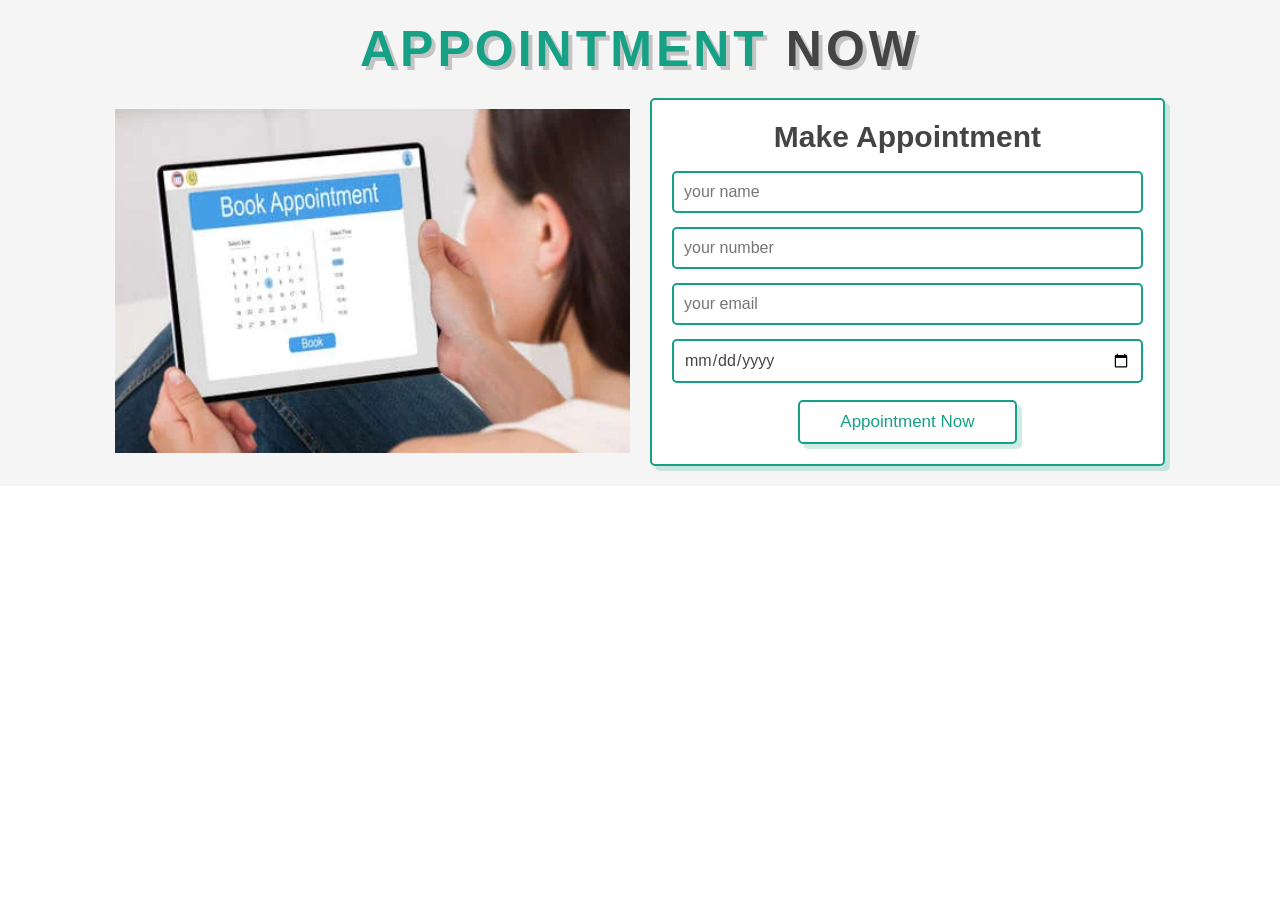
<file: appointment.html>
<!DOCTYPE html>
<html lang="en">
<head>
    <meta charset="UTF-8">
    <meta name="viewport" content="width=device-width, initial-scale=1.0">
    <title>Appointment</title>
</head>
<body>
<style>
    .appointment .row{
    display: flex;
    align-items: center;
    flex-wrap: wrap;
    gap:2rem;
}
 
.appointment .row .image{
    flex:1 1 45rem;
}

.appointment .row .image img{
    width: 100%;
}

.appointment .row form{
    flex:1 1 45rem;
    background: #fff;
    border:var(--border);
    box-shadow: var(--box-shadow);
    text-align: center;
    padding: 2rem;
    border-radius: .5rem;
}
.appointment .row form .message{
    margin-bottom: 2rem;
    border-radius: .5rem;
    padding: 1.5rem 1rem;
    font-size: 1.7rem;
    text-align: center;

}
.appointment .row form h3{
    color:var(--black);
    padding-bottom: 1rem;
    font-size: 3rem;
}

.appointment .row form .box{
    width: 100%;
    margin:.7rem 0;
    border-radius: .5rem;
    border:var(--border);
    font-size: 1.6rem;
    color: var(--black);
    text-transform: none;
    padding: 1rem;
}

.appointment .row form .btn{
    padding:1rem 4rem;
}
@import url('https://fonts.googleapis.com/css2?family=Poppins:wght@100;200;300;400;500;600;700&display=swap');

:root{
    --green:#16a085;
    --black:#444;
    --light-color:#111;
    --box-shadow:.5rem .5rem 0 rgba(22, 160, 133, .2);
    --text-shadow:.4rem .4rem 0 rgba(0, 0, 0, .2);
    --border:.2rem solid var(--green);
}

*{
    font-family: 'Poppins', sans-serif;
    margin:0; padding: 0;
    box-sizing: border-box;
    outline: none; border: none;
    text-transform: capitalize;
    transition: all .2s ease-out;
    text-decoration: none;
}

html{
    font-size: 62.5%;
    overflow-x: hidden;
    scroll-padding-top: 7rem;
    scroll-behavior: smooth;
}

section{
    padding:2rem 9%;
}

section:nth-child(even){
    background: #f5f5f5;
}

.heading{
    text-align: center;
    padding-bottom: 2rem;
    text-shadow: var(--text-shadow);
    text-transform: uppercase;
    color:var(--black);
    font-size: 5rem;
    letter-spacing: .4rem;
}

.heading span{
    text-transform: uppercase;
    color:var(--green);
}

.btn{
    display: inline-block;
    margin-top: 1rem;
    padding: .5rem;
    padding-left: 1rem;
    border:var(--border);
    border-radius: .5rem;
    box-shadow: var(--box-shadow);
    color:var(--green);
    cursor: pointer;
    font-size: 1.7rem;
    background: #fff;
}

.btn span{
    padding:.7rem 1rem;
    border-radius: .5rem;
    background: var(--green);
    color:#fff;
    margin-left: .5rem;
}

.btn:hover{
    background: var(--green);
    color:#fff;
}

.btn:hover span{
    color: var(--green);
    background:#fff;
    margin-left: 1rem;
}

.header{
    padding:2rem 9%;
    position: fixed;
    top:0; left: 0; right: 0;
    z-index: 1000;
    box-shadow: 0 .5rem 1.5rem rgba(0, 0, 0, .1);
    display: flex;
    align-items: center;
    justify-content: space-between;
    background: #33d9b2;
}

.header .logo{
    font-size: 2.5rem;
    color: var(--black);
}

.header .logo i{
    color: #c0392b;
}

.header .navbar a{
    font-size: 1.7rem;
    color: var(--light-color);
    margin-left: 2rem;
}

.header .navbar a:hover{
    color:red;
}

#menu-btn{
    font-size: 2.5rem;
    border-radius: .5rem;
    background: var(--green);
    color:#fff;
    padding: 1rem 1.5rem;
    cursor: pointer;
    display: none;
}
</style>

<!-- appointmenting section starts   -->

<section class="appointment" id="appointment">

    <h1 class="heading"> <span>appointment</span> now </h1>    

    <div class="row">

        <div class="image">
            <img src="img.jpg">
        </div>

        <form action="<?php echo $_SERVER['PHP_SELF'];?>" method="post">
      
            <h3>make appointment</h3>
            <input type="text"name="name" placeholder="your name" class="box">
            <input type="number"name="number" placeholder="your number" class="box">
            <input type="email"name="email" placeholder="your email" class="box">
            <input type="date"name="date" class="box">
            <input type="submit" name="submit" value="appointment now" class="btn">
        </form>

    </div>

</section>
<!-- appointmenting section ends -->
</body>
</html>
</file>
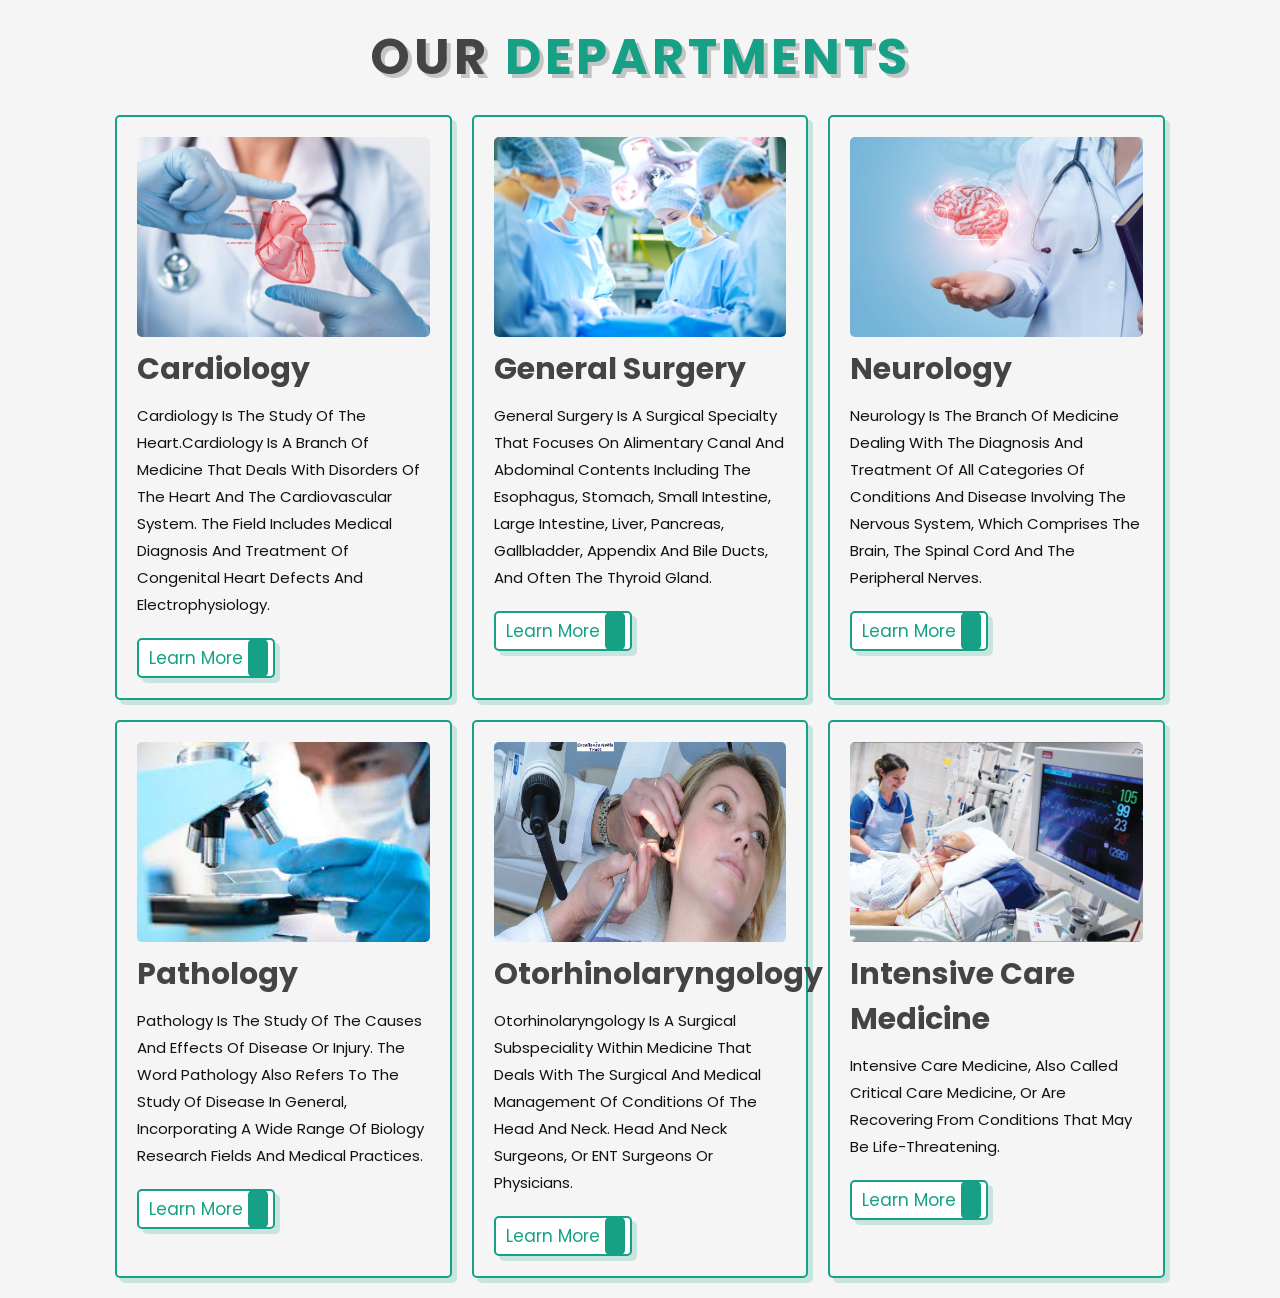
<file: Department.html>
<!DOCTYPE html>
<html lang="en">
<head>
    <meta charset="UTF-8">
    <meta name="viewport" content="width=device-width, initial-scale=1.0">
    <title>Departments</title>
</head>
<body>
<style>
@import url('https://fonts.googleapis.com/css2?family=Poppins:wght@100;200;300;400;500;600;700&display=swap');

:root{
    --green:#16a085;
    --black:#444;
    --light-color:#111;
    --box-shadow:.5rem .5rem 0 rgba(22, 160, 133, .2);
    --text-shadow:.4rem .4rem 0 rgba(0, 0, 0, .2);
    --border:.2rem solid var(--green);
}

*{
    font-family: 'Poppins', sans-serif;
    margin:0; padding: 0;
    box-sizing: border-box;
    outline: none; border: none;
    text-transform: capitalize;
    transition: all .2s ease-out;
    text-decoration: none;
}

html{
    font-size: 62.5%;
    overflow-x: hidden;
    scroll-padding-top: 7rem;
    scroll-behavior: smooth;
}

section{
    padding:2rem 9%;
}

section:nth-child(even){
    background: #f5f5f5;
}

.heading{
    text-align: center;
    padding-bottom: 2rem;
    text-shadow: var(--text-shadow);
    text-transform: uppercase;
    color:var(--black);
    font-size: 5rem;
    letter-spacing: .4rem;
}

.heading span{
    text-transform: uppercase;
    color:var(--green);
}

.btn{
    display: inline-block;
    margin-top: 1rem;
    padding: .5rem;
    padding-left: 1rem;
    border:var(--border);
    border-radius: .5rem;
    box-shadow: var(--box-shadow);
    color:var(--green);
    cursor: pointer;
    font-size: 1.7rem;
    background: #fff;
}

.btn span{
    padding:.7rem 1rem;
    border-radius: .5rem;
    background: var(--green);
    color:#fff;
    margin-left: .5rem;
}

.btn:hover{
    background: var(--green);
    color:#fff;
}

.btn:hover span{
    color: var(--green);
    background:#fff;
    margin-left: 1rem;
}

.header{
    padding:2rem 9%;
    position: fixed;
    top:0; left: 0; right: 0;
    z-index: 1000;
    box-shadow: 0 .5rem 1.5rem rgba(0, 0, 0, .1);
    display: flex;
    align-items: center;
    justify-content: space-between;
    background: #33d9b2;
}

.header .logo{
    font-size: 2.5rem;
    color: var(--black);
}

.header .logo i{
    color: #c0392b;
}

.header .navbar a{
    font-size: 1.7rem;
    color: var(--light-color);
    margin-left: 2rem;
}

.header .navbar a:hover{
    color:red;
}

#menu-btn{
    font-size: 2.5rem;
    border-radius: .5rem;
    background: var(--green);
    color:#fff;
    padding: 1rem 1.5rem;
    cursor: pointer;
    display: none;
}
.blogs .box-container{
    display: grid;
    grid-template-columns: repeat(auto-fit, minmax(30rem, 1fr));
    gap:2rem;
}

.blogs .box-container .box{
    border:var(--border);
    box-shadow: var(--box-shadow);
    border-radius: .5rem;
    padding: 2rem;
}

.blogs .box-container .box .image{
    height: 20rem;
    overflow:hidden;
    border-radius: .5rem;
}

.blogs .box-container .box .image img{
    height: 100%;
    width: 100%;
    object-fit: cover;
}

.blogs .box-container .box:hover .image img{
    transform:scale(1.2);
}

.blogs .box-container .box .content{
    padding-top: 1rem;
}

.blogs .box-container .box .content .icon{
    padding: 1rem 0;
    display: flex;
    align-items: center;
    justify-content: space-between;
}

.blogs .box-container .box .content .icon a{
    font-size: 1.4rem;
    color: var(--light-color);
}

.blogs .box-container .box .content .icon a:hover{
    color:var(--green);
}

.blogs .box-container .box .content .icon a i{
    padding-right: .5rem;
    color: var(--green);
}

.blogs .box-container .box .content h3{
    color:var(--black);
    font-size: 3rem;
}

.blogs .box-container .box .content p{
    color:var(--light-color);
    font-size: 1.5rem;
    line-height: 1.8;
    padding:1rem 0;
}

</style>
<!-- blogs section starts  -->

<section class="blogs" id="blogs">

    <h1 class="heading"> Our <span>Departments</span> </h1>

    <div class="box-container">

        <div class="box">
            <div class="image">
                <img src="d1.jpg" alt="">
            </div>
            <div class="content">
                <h3>Cardiology</h3>
                <p>Cardiology is the study of the heart.Cardiology is a branch of medicine that deals with disorders of the heart and the cardiovascular system. The field includes medical diagnosis and treatment of congenital heart defects and electrophysiology.</p>
                <a href="#" class="btn"> learn more <span class="fas fa-chevron-right"></span> </a>
            </div>
        </div>

        <div class="box">
            <div class="image">
                <img src="d2.jpg" alt="">
            </div>
            <div class="content">
                <h3>General surgery</h3>
                <p>General surgery is a surgical specialty that focuses on alimentary canal and abdominal contents including the esophagus, stomach, small intestine, large intestine, liver, pancreas, gallbladder, appendix and bile ducts, and often the thyroid gland. </p>
                <a href="#" class="btn"> learn more <span class="fas fa-chevron-right"></span> </a>
            </div>
        </div>

        <div class="box">
            <div class="image">
                <img src="d3.jpg" alt="">
            </div>
                <div class="content">
                <h3>Neurology</h3>
                <p>Neurology is the branch of medicine dealing with the diagnosis and treatment of all categories of conditions and disease involving the nervous system, which comprises the brain, the spinal cord and the peripheral nerves.</p>
                <a href="#" class="btn"> learn more <span class="fas fa-chevron-right"></span> </a>
            </div>
        </div>
        <div class="box">
            <div class="image">
                <img src="d4.jpg" alt="">
            </div>
            <div class="content">
                <h3>Pathology</h3>
                <p>Pathology is the study of the causes and effects of disease or injury. The word pathology also refers to the study of disease in general, incorporating a wide range of biology research fields and medical practices.</p>
                <a href="#" class="btn"> learn more <span class="fas fa-chevron-right"></span> </a>
            </div>
        </div>
        <div class="box">
            <div class="image">
                <img src="d5.jpg" alt="">
            </div>
            <div class="content">
                <h3>Otorhinolaryngology</h3>
                <p>Otorhinolaryngology is a surgical subspeciality within medicine that deals with the surgical and medical management of conditions of the head and neck. head and neck surgeons, or ENT surgeons or physicians.</p>
                <a href="#" class="btn"> learn more <span class="fas fa-chevron-right"></span> </a>
            </div>
        </div>
        <div class="box">
            <div class="image">
                <img src="d6.jpg" alt="">
            </div>
            <div class="content">
                <h3>Intensive care medicine</h3>
                <p>Intensive care medicine, also called critical care medicine,  or are recovering from conditions that may be life-threatening.</p>
                <a href="#" class="btn"> learn more <span class="fas fa-chevron-right"></span> </a>
            </div>
        </div>

    </div>

</section>

<!-- blogs section ends -->
</body>
</html>
</file>
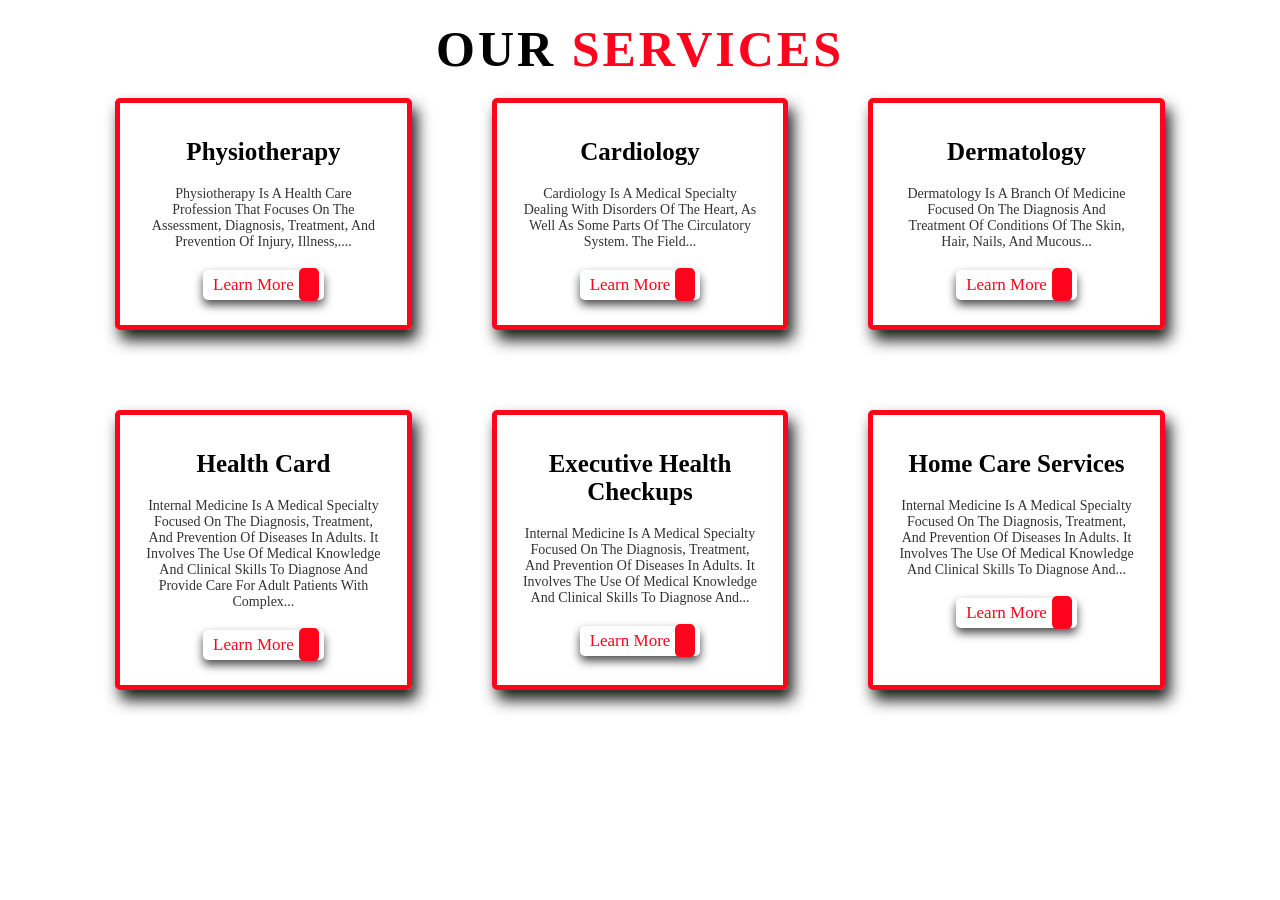
<file: service.html>
<!DOCTYPE html>
<html lang="en">
<head>
    <meta charset="UTF-8">
    <meta name="viewport" content="width=device-width, initial-scale=1.0">
    <title>Services</title>
</head>
<body><style>
    /* Services Section Start */
.services .boxContainer,
.review .boxContainer {
  display: grid;
  grid-template-columns: repeat(auto-fit, minmax(27rem, 1fr));
  gap: 8rem;
}
.services .boxContainer .box {
  border-radius: 0.5rem;
  box-shadow: 0.5rem 1rem 1.5rem rgba(0, 0, 0, 0.9);
  border: 0.5rem solid var(--main);
  padding: 2.5rem;
}
.services .boxContainer .box:hover {
  transform: scale(1.07);
  cursor: pointer;
}
.services .boxContainer .box i {
  color: var(--main);
  padding-bottom: 0.5rem;
  font-size: 5rem;
}
.services .boxContainer .box:hover i {
  transform: scale(1.5);
}
.services .boxContainer .box h3 {
  font-size: 2.5rem;
  padding: 1rem 0;
}
.services .boxContainer .box p {
  font-size: 1.4rem;
  padding: 1rem 0;
  color: #333;
}
/* Services Section End */
/* Global Variables */
:root {
  --main: #ff041d;
}
* {
  margin: 0;
  padding: 0;
  box-sizing: border-box;
  font-family: "Besley", serif;
  outline: none;
  border: none;
  transition: 0.2s all linear;
  text-decoration: none;
  text-transform: capitalize;
}
*::selection {
  background: var(--main);
  color: #000;
}
html {
  font-size: 62.5%;
  overflow-x: hidden;
  scroll-behavior: smooth;
  scroll-padding-top: 7rem;
}
section {
  padding: 2rem 9%;
}
html::-webkit-scrollbar {
  width: 10px;
}
html::-webkit-scrollbar-thumb {
  background: var(--main);
}
html::-webkit-scrollbar-track {
  background: #000;
}
.btn {
  display: inline-block;
  box-shadow: 0 0.5rem 1rem rgba(0, 0, 0, 0.7);
  margin-top: 1rem;
  padding: 0.5rem;
  padding-left: 1rem;
  font-size: 1.7rem;
  color: var(--main);
  border-radius: 0.5rem;
}
.btn span {
  background: var(--main);
  color: #fff;
  margin-left: 0.5rem;
  padding: 0.7rem 1rem;
  border-radius: 0.5rem;
}
.btn:hover {
  background: var(--main);
  color: #fff;
}
.btn:hover span {
  color: var(--main);
  background: #fff;
  margin-left: 1.2rem;
}
.heading {
  text-align: center;
  padding-bottom: 2rem;
  font-size: 5rem;
  letter-spacing: 0.3rem;
  text-transform: uppercase;
}
.heading span {
  color: var(--main);
  text-transform: uppercase;
}
/* Header/Navbar Start */
.header {
  position: fixed;
  top: 0;
  left: 0;
  right: 0;
  z-index: 1000;
  padding: 2rem 9%;
  display: flex;
  justify-content: space-between;
  align-items: center;
  box-shadow: 0 0.5rem 1.5rem rgba(0, 0, 0, 0.7);
  background: #fff;
}
.header .logo {
  font-size: 2.5rem;
  color: #000;
}
.header .logo i {
  color: var(--main);
}
.header .navbar a {
  color: #333;
  margin-left: 2rem;
  font-size: 1.7rem;
}
.header .navbar a:hover {
  color: var(--main);
}
#MenuBtn {
  background: #eee;
  font-size: 2.5rem;
  cursor: pointer;
  color: var(--main);
  padding: 1rem 1.5rem;
  border-radius: 0.6rem;
  display: none;
}
/* Header/Navbar End */


</style>
    <!-- Services Section Start -->
    <section id="Services" class="services">
        <h1 class="heading">Our <span>Services</span></h1>
        <center>
        <div class="boxContainer">

            <div class="box">
                <i class="fas fa-heartbeat"></i>
                <h3>Physiotherapy</h3>
                <p>Physiotherapy is a health care profession that focuses on the assessment, diagnosis, treatment, and prevention of injury, illness,....</p>
                <a href="#" class="btn">Learn More <span class="fas fa-chevron-right"></span></a>
            </div>

            <div class="box">
                <i class="fas fa-user-md"></i>
                <h3>Cardiology</h3>
                <p>Cardiology is a medical specialty dealing with disorders of the heart, as well as some parts of the circulatory system. The field... </p>
                <a href="#" class="btn">Learn More <span class="fas fa-chevron-right"></span></a>
            </div>


            <div class="box">
                <i class="fas fa-pills"></i>
                <h3>Dermatology</h3>
                <p>Dermatology is a branch of medicine focused on the diagnosis and treatment of conditions of the skin, hair, nails, and mucous...</p>
                <a href="#" class="btn">Learn More <span class="fas fa-chevron-right"></span></a>
            </div>
            <div class="box">
                <i class="fas fa-procedures"></i>
                <h3>Health Card</h3>
                <p>Internal medicine is a medical specialty focused on the diagnosis, treatment, and prevention of diseases in adults. It involves the use of medical knowledge and clinical skills to diagnose and provide care for adult patients with complex...</p>
                <a href="#" class="btn">Learn More <span class="fas fa-chevron-right"></span></a>
            </div>

            <div class="box">
                <i class="fas fa-notes-medical"></i>
                <h3>Executive Health Checkups</h3>
                <p>Internal medicine is a medical specialty focused on the diagnosis, treatment, and prevention of diseases in adults. It involves the use of medical knowledge and clinical skills to diagnose and...</p>
                <a href="#" class="btn">Learn More <span class="fas fa-chevron-right"></span></a>
            </div>


            <div class="box">
                <i class="fas fa-ambulance"></i>
                <h3>Home Care Services</h3>
                <p>Internal medicine is a medical specialty focused on the diagnosis, treatment, and prevention of diseases in adults. It involves the use of medical knowledge and clinical skills to diagnose and...</p>
                <a href="#" class="btn">Learn More <span class="fas fa-chevron-right"></span></a>
            </div>
        </div>
        </center>
    </section>
    <!-- Services Section End -->
</body>
</html>
</file>
